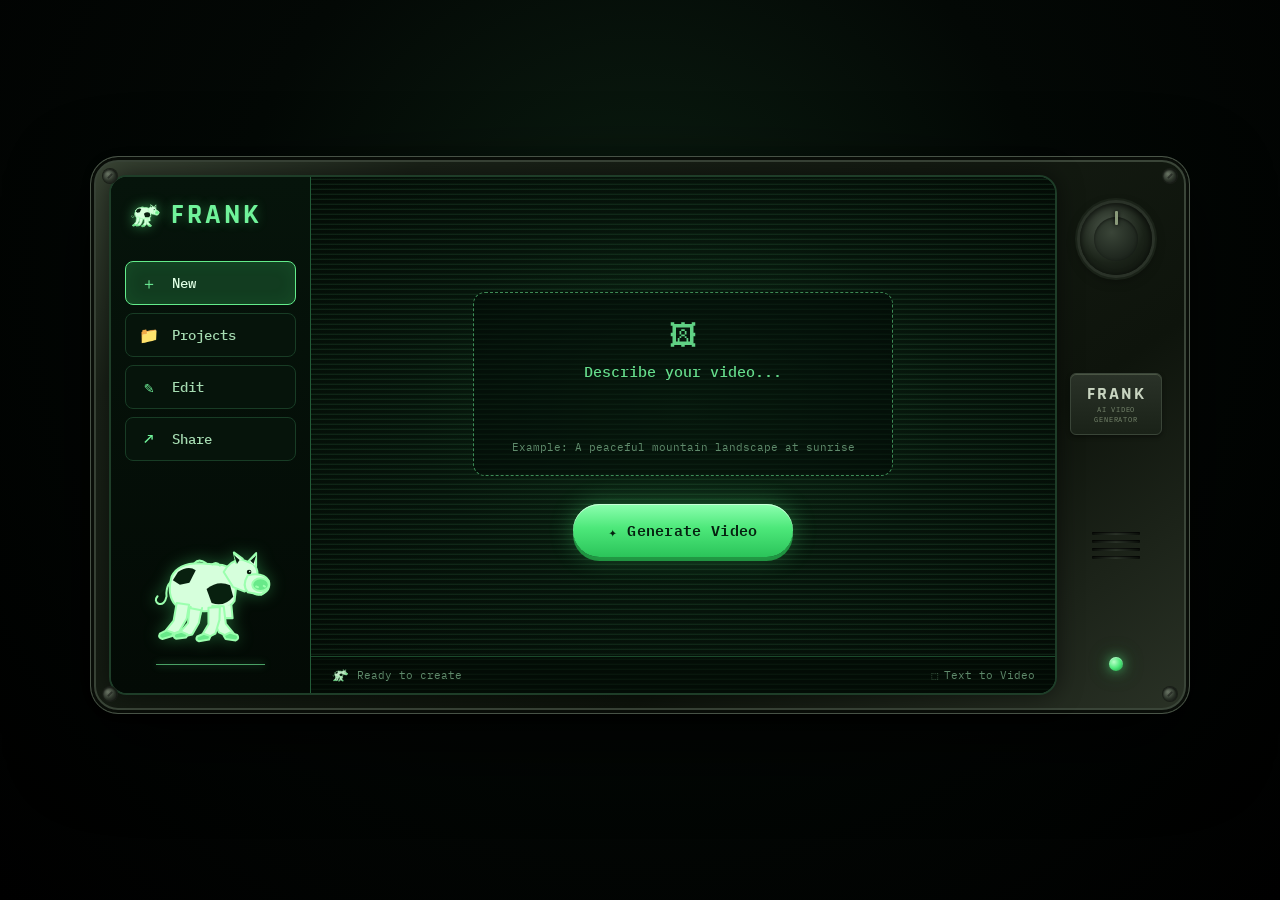
<file: index.html>
<!doctype html>
<html lang="en">
<head>
  <meta charset="utf-8">
  <meta name="viewport" content="width=device-width, initial-scale=1">
  <meta name="theme-color" content="#06140d">
  <title>FRANK — AI Video Generator</title>
  <link rel="stylesheet" href="styles.css">
</head>
<body>
  <div class="stage">
    <main class="device" aria-label="Frank video terminal">
      <span class="screw screw-tl"></span>
      <span class="screw screw-tr"></span>
      <span class="screw screw-bl"></span>
      <span class="screw screw-br"></span>

      <section class="screen">
        <aside class="sidebar">
          <div class="brand">
            <img class="brand-logo" src="assets/cow.svg" alt="">
            <span class="brand-text">FRANK</span>
          </div>
          <nav class="nav" aria-label="Main">
            <button type="button" class="nav-btn active" data-view="new">
              <span class="nav-ico" aria-hidden="true">＋</span>
              <span>New</span>
            </button>
            <button type="button" class="nav-btn" data-view="projects">
              <span class="nav-ico" aria-hidden="true">📁</span>
              <span>Projects</span>
            </button>
            <button type="button" class="nav-btn" data-view="edit">
              <span class="nav-ico" aria-hidden="true">✎</span>
              <span>Edit</span>
            </button>
            <button type="button" class="nav-btn" data-view="share">
              <span class="nav-ico" aria-hidden="true">↗</span>
              <span>Share</span>
            </button>
          </nav>
          <div class="mascot-area">
            <img class="mascot" src="assets/cow.svg" alt="Walking cow mascot">
            <div class="ground"></div>
          </div>
        </aside>

        <section class="workspace">
          <div class="view view-new" id="view-new">
            <div class="prompt-panel">
              <div class="prompt-icon" aria-hidden="true">🖼</div>
              <label class="sr-only" for="prompt">Describe your video</label>
              <textarea id="prompt" class="prompt-input" placeholder="Describe your video..." rows="3"></textarea>
              <p class="prompt-example">Example: A peaceful mountain landscape at sunrise</p>
            </div>
            <button type="button" class="btn-generate" id="generate">
              <span class="spark" aria-hidden="true">✦</span>
              Generate Video
            </button>
          </div>

          <div class="view view-projects hidden" id="view-projects">
            <p class="empty-title">Projects</p>
            <p class="empty-copy">Your saved videos will appear here when the library is connected.</p>
            <button type="button" class="btn-outline" data-go="new">＋ Start a new video</button>
          </div>
          <div class="view view-edit hidden" id="view-edit">
            <p class="empty-title">Edit</p>
            <p class="empty-copy">Choose a generated clip to trim or refine. Editing tools connect here later.</p>
            <button type="button" class="btn-outline" data-go="projects">Open projects</button>
          </div>
          <div class="view view-share hidden" id="view-share">
            <p class="empty-title">Share</p>
            <p class="empty-copy">Generate or open a project first. Export controls appear with a real video file.</p>
            <button type="button" class="btn-outline" data-go="new">Create a video</button>
          </div>

          <footer class="status-bar">
            <span class="status-left">
              <img src="assets/cow.svg" alt="" class="status-cow">
              <span id="status-text">Ready to create</span>
            </span>
            <span class="status-right">
              <span class="status-mode">Text to Video</span>
            </span>
          </footer>
        </section>
      </section>

      <aside class="hardware" aria-hidden="true">
        <div class="dial">
          <div class="dial-inner"></div>
          <div class="dial-mark"></div>
        </div>
        <div class="plate">
          <div class="plate-title">FRANK</div>
          <div class="plate-sub">AI VIDEO GENERATOR</div>
        </div>
        <div class="vents"><i></i><i></i><i></i><i></i></div>
        <div class="power-light"></div>
      </aside>
    </main>
    <p class="notice" id="notice" aria-live="polite"></p>
  </div>
  <script src="app.js"></script>
</body>
</html>
</file>
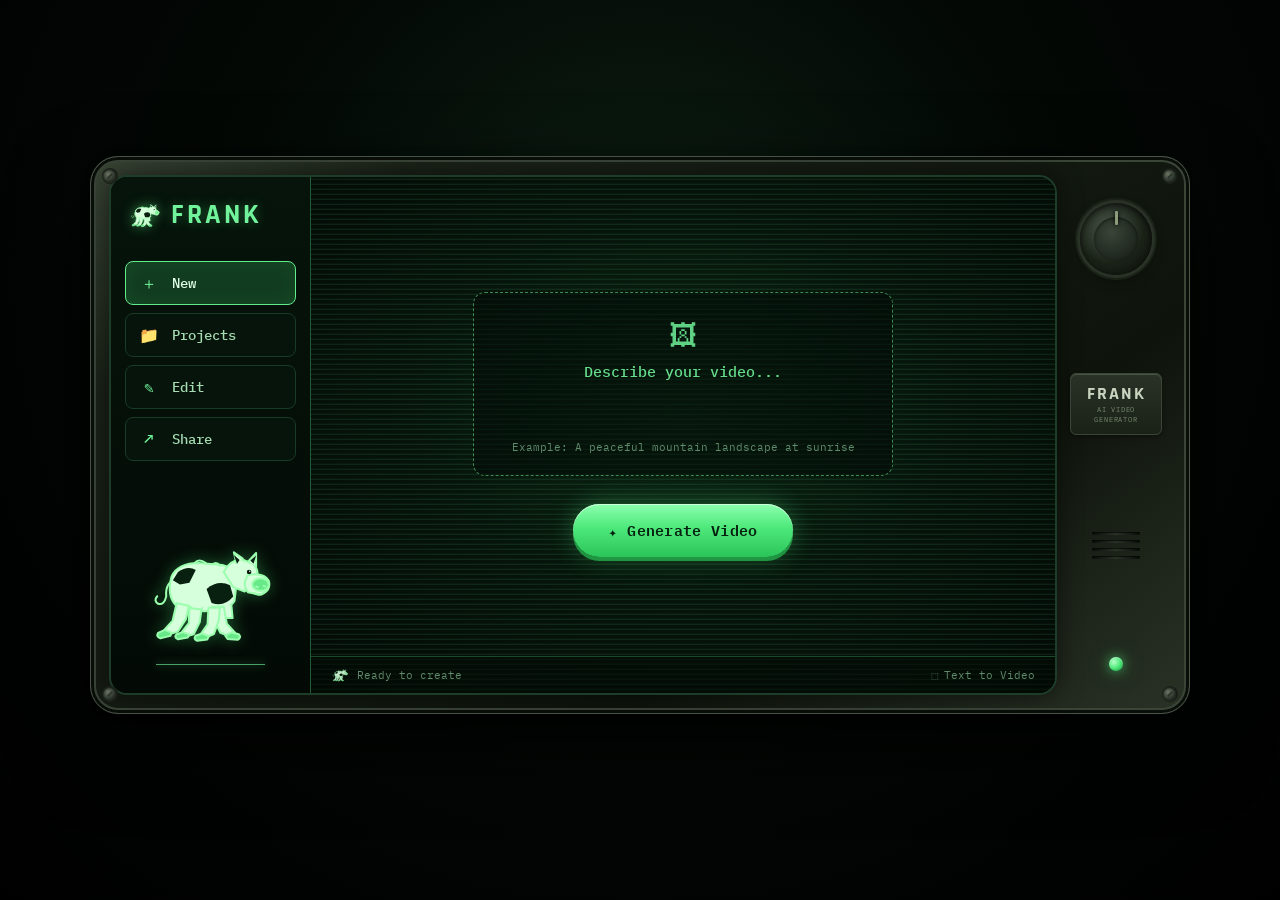
<file: frontend/index.html>
<!doctype html>
<html lang="en">
<head>
  <meta charset="utf-8">
  <meta name="viewport" content="width=device-width, initial-scale=1">
  <meta name="theme-color" content="#06140d">
  <title>FRANK — AI Video Generator</title>
  <link rel="stylesheet" href="styles.css">
</head>
<body>
  <div class="stage">
    <main class="device" aria-label="Frank video terminal">
      <span class="screw screw-tl"></span>
      <span class="screw screw-tr"></span>
      <span class="screw screw-bl"></span>
      <span class="screw screw-br"></span>
      <section class="screen">
        <aside class="sidebar">
          <div class="brand">
            <img class="brand-logo" src="assets/cow.svg" alt="">
            <span class="brand-text">FRANK</span>
          </div>
          <nav class="nav" aria-label="Main">
            <button type="button" class="nav-btn active" data-view="new"><span class="nav-ico">＋</span><span>New</span></button>
            <button type="button" class="nav-btn" data-view="projects"><span class="nav-ico">📁</span><span>Projects</span></button>
            <button type="button" class="nav-btn" data-view="edit"><span class="nav-ico">✎</span><span>Edit</span></button>
            <button type="button" class="nav-btn" data-view="share"><span class="nav-ico">↗</span><span>Share</span></button>
          </nav>
          <div class="mascot-area">
            <img class="mascot" src="assets/cow.svg" alt="Walking cow mascot">
            <div class="ground"></div>
          </div>
        </aside>
        <section class="workspace">
          <div class="view view-new" id="view-new">
            <div class="prompt-panel">
              <div class="prompt-icon">🖼</div>
              <label class="sr-only" for="prompt">Describe your video</label>
              <textarea id="prompt" class="prompt-input" placeholder="Describe your video..." rows="3"></textarea>
              <p class="prompt-example">Example: A peaceful mountain landscape at sunrise</p>
            </div>
            <button type="button" class="btn-generate" id="generate"><span class="spark">✦</span> Generate Video</button>
          </div>
          <div class="view view-projects hidden" id="view-projects">
            <p class="empty-title">Projects</p>
            <p class="empty-copy">Your saved videos will appear here when the library is connected.</p>
            <button type="button" class="btn-outline" data-go="new">＋ Start a new video</button>
          </div>
          <div class="view view-edit hidden" id="view-edit">
            <p class="empty-title">Edit</p>
            <p class="empty-copy">Choose a generated clip to trim or refine.</p>
            <button type="button" class="btn-outline" data-go="projects">Open projects</button>
          </div>
          <div class="view view-share hidden" id="view-share">
            <p class="empty-title">Share</p>
            <p class="empty-copy">Generate or open a project first.</p>
            <button type="button" class="btn-outline" data-go="new">Create a video</button>
          </div>
          <footer class="status-bar">
            <span class="status-left"><img src="assets/cow.svg" alt="" class="status-cow"><span id="status-text">Ready to create</span></span>
            <span class="status-right"><span class="status-mode">Text to Video</span></span>
          </footer>
        </section>
      </section>
      <aside class="hardware" aria-hidden="true">
        <div class="dial"><div class="dial-inner"></div><div class="dial-mark"></div></div>
        <div class="plate"><div class="plate-title">FRANK</div><div class="plate-sub">AI VIDEO GENERATOR</div></div>
        <div class="vents"><i></i><i></i><i></i><i></i></div>
        <div class="power-light"></div>
      </aside>
    </main>
    <p class="notice" id="notice" aria-live="polite"></p>
  </div>
  <script src="app.js"></script>
</body>
</html>
</file>
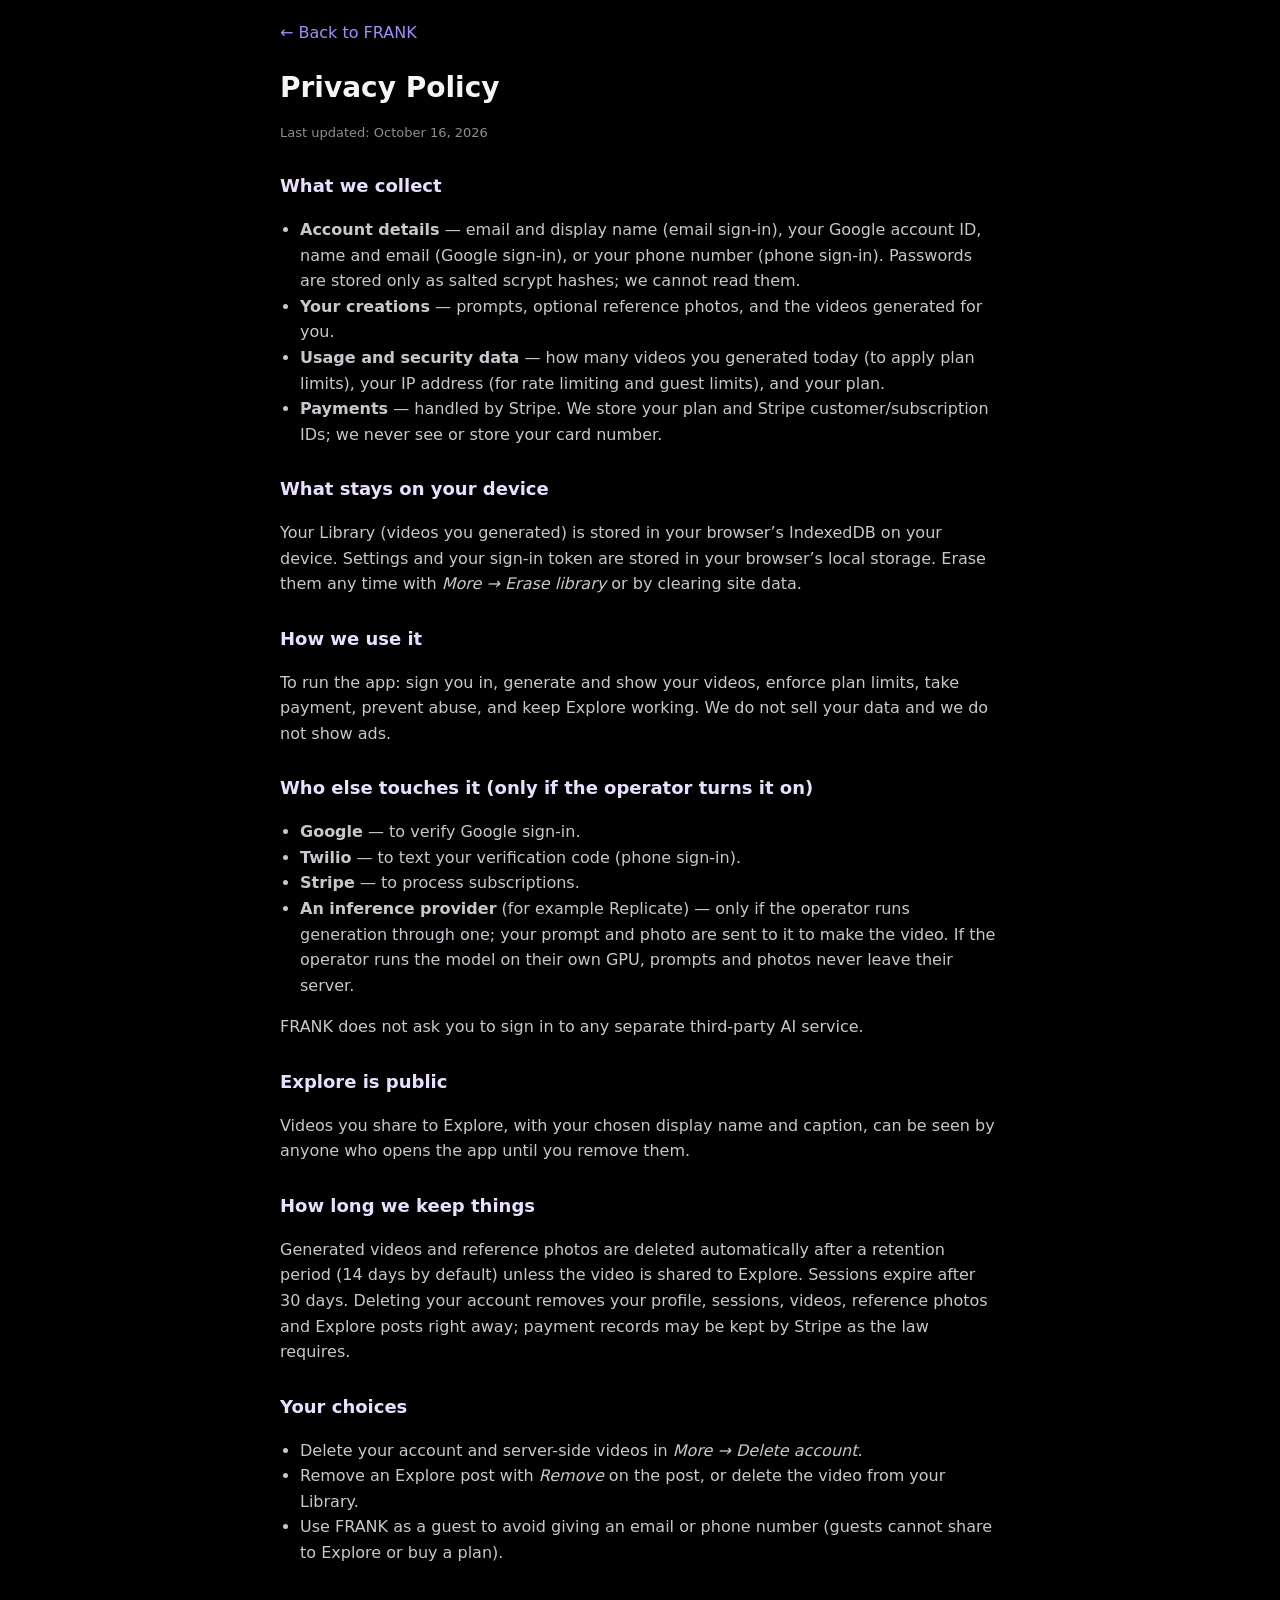
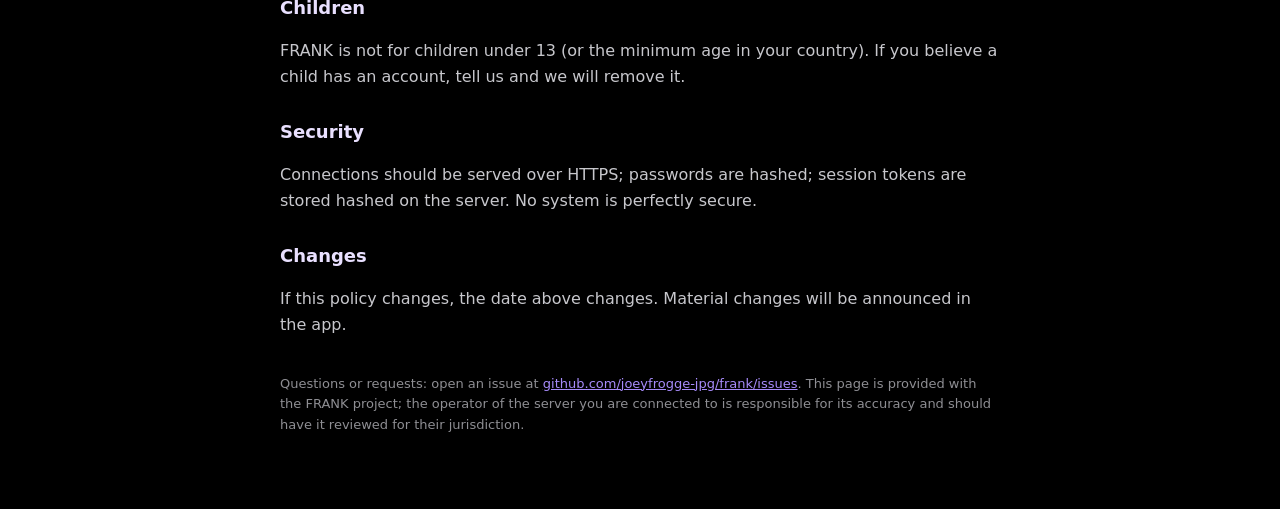
<file: privacy.html>
<!DOCTYPE html>
<html lang="en"><head><meta charset="utf-8">
<meta name="viewport" content="width=device-width, initial-scale=1, viewport-fit=cover">
<meta name="theme-color" content="#000000">
<title>Privacy Policy — FRANK</title>
<link rel="icon" type="image/png" href="icons/icon-192.png">
<style>
:root{color-scheme:dark}
body{margin:0;background:#000;color:#f5f5f7;font:16px/1.6 -apple-system,BlinkMacSystemFont,"Inter",system-ui,sans-serif;padding:max(20px,env(safe-area-inset-top)) 20px 60px}
main{max-width:720px;margin:0 auto}
h1{font-size:28px;margin:12px 0 4px}h2{font-size:18px;margin:28px 0 6px;color:#e9e0ff}
p,li{color:#c7c7cc}a{color:#a78bfa}.m{color:#8e8e93;font-size:13px}
ul{padding-left:20px}.back{display:inline-block;margin-bottom:8px;text-decoration:none}
</style></head><body><main>
<a class="back" href="./index.html">&larr; Back to FRANK</a>
<h1>Privacy Policy</h1><p class="m">Last updated: October 16, 2026</p>

<h2>What we collect</h2>
<ul>
<li><strong>Account details</strong> — email and display name (email sign-in), your Google account ID, name and email (Google sign-in), or your phone number (phone sign-in). Passwords are stored only as salted scrypt hashes; we cannot read them.</li>
<li><strong>Your creations</strong> — prompts, optional reference photos, and the videos generated for you.</li>
<li><strong>Usage and security data</strong> — how many videos you generated today (to apply plan limits), your IP address (for rate limiting and guest limits), and your plan.</li>
<li><strong>Payments</strong> — handled by Stripe. We store your plan and Stripe customer/subscription IDs; we never see or store your card number.</li>
</ul>

<h2>What stays on your device</h2>
<p>Your Library (videos you generated) is stored in your browser&rsquo;s IndexedDB on your device. Settings and your sign-in token are stored in your browser&rsquo;s local storage. Erase them any time with <em>More &rarr; Erase library</em> or by clearing site data.</p>

<h2>How we use it</h2>
<p>To run the app: sign you in, generate and show your videos, enforce plan limits, take payment, prevent abuse, and keep Explore working. We do not sell your data and we do not show ads.</p>

<h2>Who else touches it (only if the operator turns it on)</h2>
<ul>
<li><strong>Google</strong> — to verify Google sign-in.</li>
<li><strong>Twilio</strong> — to text your verification code (phone sign-in).</li>
<li><strong>Stripe</strong> — to process subscriptions.</li>
<li><strong>An inference provider</strong> (for example Replicate) — only if the operator runs generation through one; your prompt and photo are sent to it to make the video. If the operator runs the model on their own GPU, prompts and photos never leave their server.</li>
</ul>
<p>FRANK does not ask you to sign in to any separate third-party AI service.</p>

<h2>Explore is public</h2>
<p>Videos you share to Explore, with your chosen display name and caption, can be seen by anyone who opens the app until you remove them.</p>

<h2>How long we keep things</h2>
<p>Generated videos and reference photos are deleted automatically after a retention period (14 days by default) unless the video is shared to Explore. Sessions expire after 30 days. Deleting your account removes your profile, sessions, videos, reference photos and Explore posts right away; payment records may be kept by Stripe as the law requires.</p>

<h2>Your choices</h2>
<ul>
<li>Delete your account and server-side videos in <em>More &rarr; Delete account</em>.</li>
<li>Remove an Explore post with <em>Remove</em> on the post, or delete the video from your Library.</li>
<li>Use FRANK as a guest to avoid giving an email or phone number (guests cannot share to Explore or buy a plan).</li>
</ul>

<h2>Children</h2>
<p>FRANK is not for children under 13 (or the minimum age in your country). If you believe a child has an account, tell us and we will remove it.</p>

<h2>Security</h2>
<p>Connections should be served over HTTPS; passwords are hashed; session tokens are stored hashed on the server. No system is perfectly secure.</p>

<h2>Changes</h2>
<p>If this policy changes, the date above changes. Material changes will be announced in the app.</p>
<p class="m" style="margin-top:36px">Questions or requests: open an issue at
<a href="https://github.com/joeyfrogge-jpg/frank/issues">github.com/joeyfrogge-jpg/frank/issues</a>.
This page is provided with the FRANK project; the operator of the server you are connected to is
responsible for its accuracy and should have it reviewed for their jurisdiction.</p>
</main></body></html>
</file>
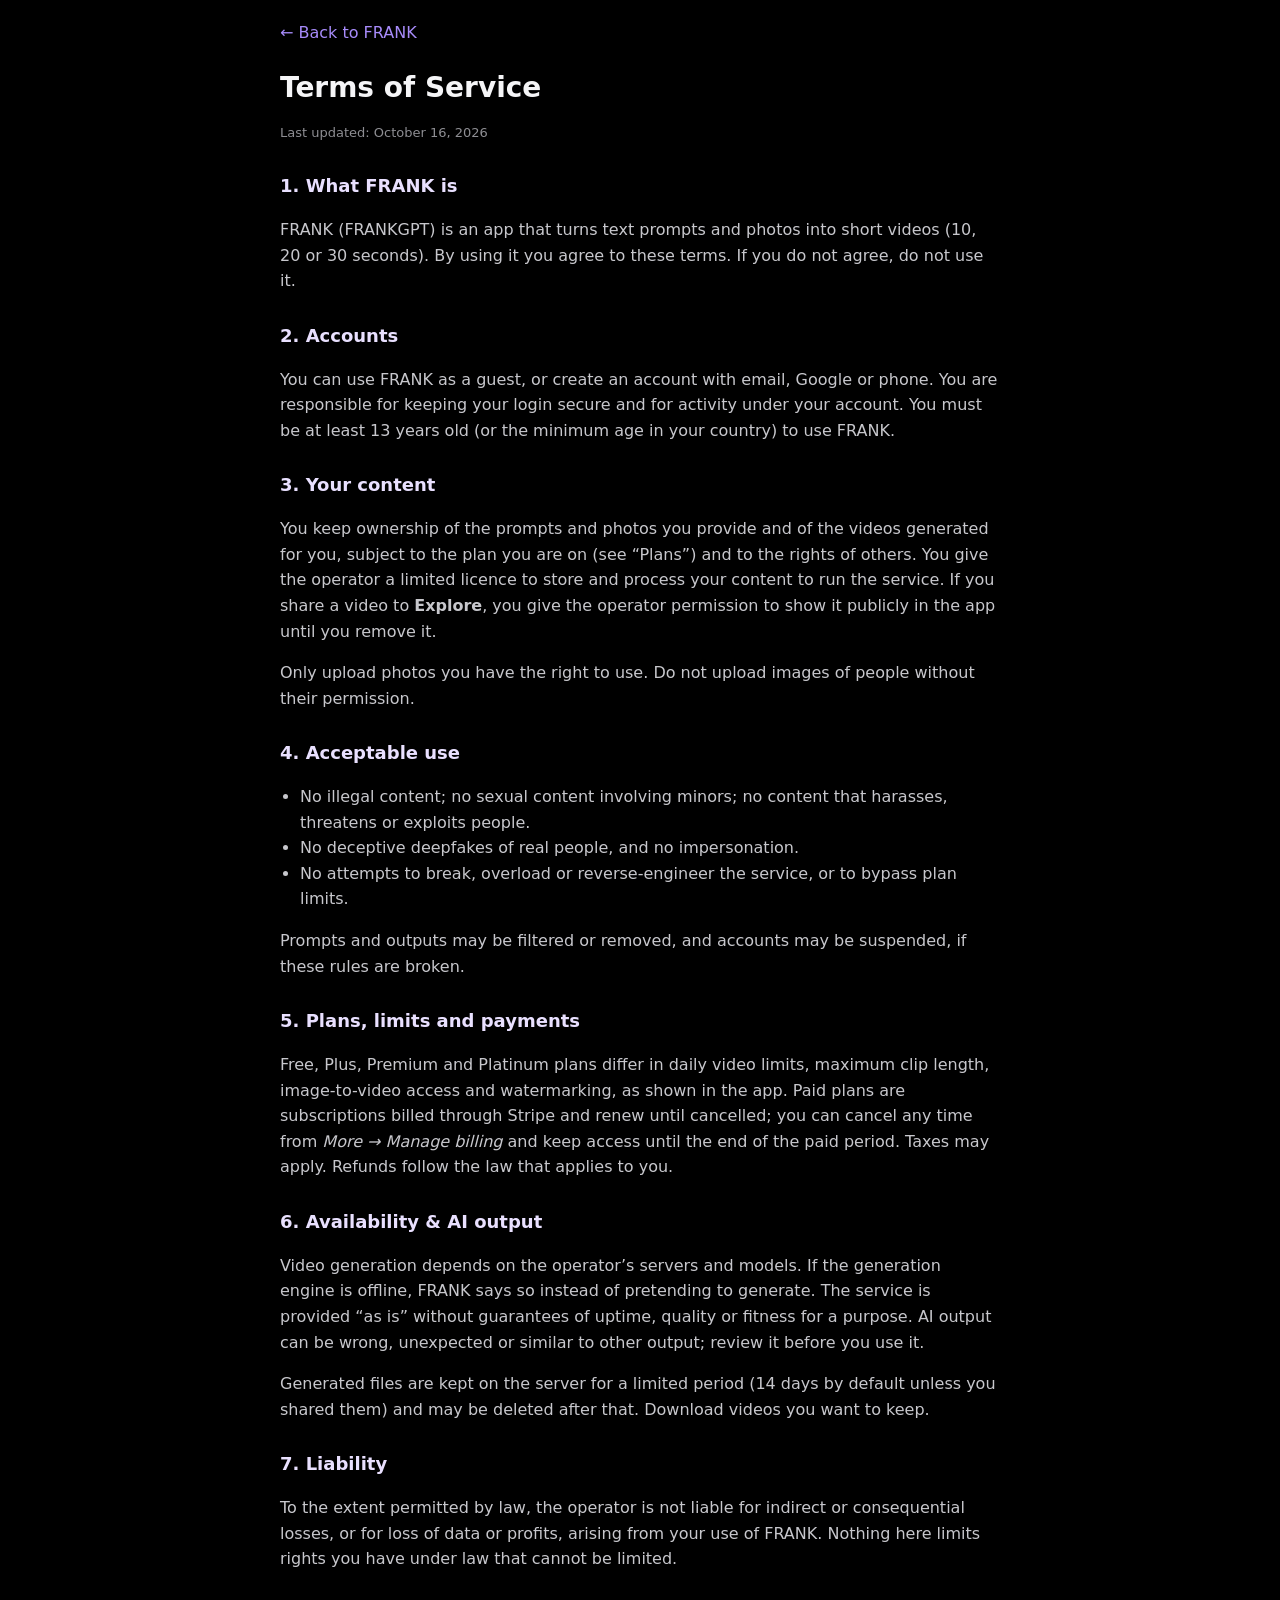
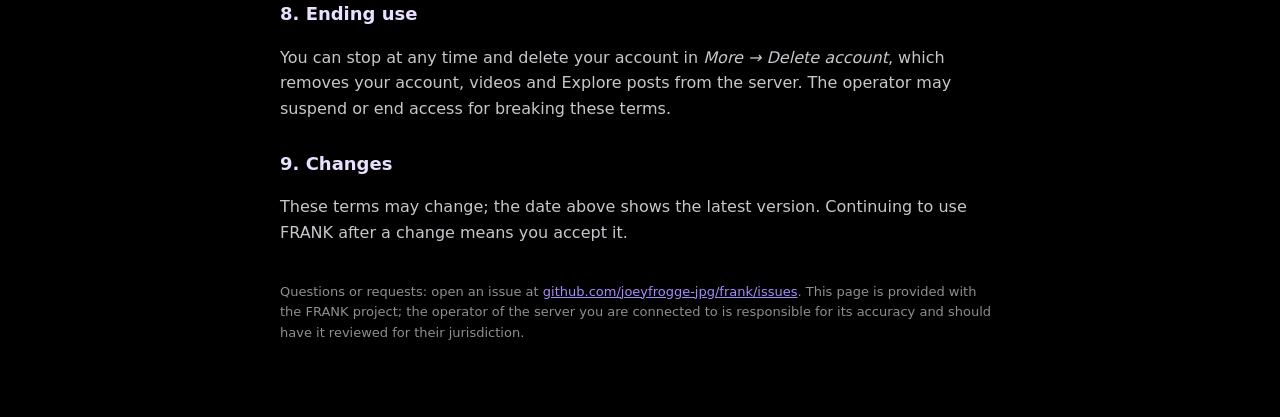
<file: terms.html>
<!DOCTYPE html>
<html lang="en"><head><meta charset="utf-8">
<meta name="viewport" content="width=device-width, initial-scale=1, viewport-fit=cover">
<meta name="theme-color" content="#000000">
<title>Terms of Service — FRANK</title>
<link rel="icon" type="image/png" href="icons/icon-192.png">
<style>
:root{color-scheme:dark}
body{margin:0;background:#000;color:#f5f5f7;font:16px/1.6 -apple-system,BlinkMacSystemFont,"Inter",system-ui,sans-serif;padding:max(20px,env(safe-area-inset-top)) 20px 60px}
main{max-width:720px;margin:0 auto}
h1{font-size:28px;margin:12px 0 4px}h2{font-size:18px;margin:28px 0 6px;color:#e9e0ff}
p,li{color:#c7c7cc}a{color:#a78bfa}.m{color:#8e8e93;font-size:13px}
ul{padding-left:20px}.back{display:inline-block;margin-bottom:8px;text-decoration:none}
</style></head><body><main>
<a class="back" href="./index.html">&larr; Back to FRANK</a>
<h1>Terms of Service</h1><p class="m">Last updated: October 16, 2026</p>

<h2>1. What FRANK is</h2>
<p>FRANK (FRANKGPT) is an app that turns text prompts and photos into short videos (10, 20 or 30 seconds). By using it you agree to these terms. If you do not agree, do not use it.</p>

<h2>2. Accounts</h2>
<p>You can use FRANK as a guest, or create an account with email, Google or phone. You are responsible for keeping your login secure and for activity under your account. You must be at least 13 years old (or the minimum age in your country) to use FRANK.</p>

<h2>3. Your content</h2>
<p>You keep ownership of the prompts and photos you provide and of the videos generated for you, subject to the plan you are on (see &ldquo;Plans&rdquo;) and to the rights of others. You give the operator a limited licence to store and process your content to run the service. If you share a video to <strong>Explore</strong>, you give the operator permission to show it publicly in the app until you remove it.</p>
<p>Only upload photos you have the right to use. Do not upload images of people without their permission.</p>

<h2>4. Acceptable use</h2>
<ul>
<li>No illegal content; no sexual content involving minors; no content that harasses, threatens or exploits people.</li>
<li>No deceptive deepfakes of real people, and no impersonation.</li>
<li>No attempts to break, overload or reverse-engineer the service, or to bypass plan limits.</li>
</ul>
<p>Prompts and outputs may be filtered or removed, and accounts may be suspended, if these rules are broken.</p>

<h2>5. Plans, limits and payments</h2>
<p>Free, Plus, Premium and Platinum plans differ in daily video limits, maximum clip length, image-to-video access and watermarking, as shown in the app. Paid plans are subscriptions billed through Stripe and renew until cancelled; you can cancel any time from <em>More &rarr; Manage billing</em> and keep access until the end of the paid period. Taxes may apply. Refunds follow the law that applies to you.</p>

<h2>6. Availability &amp; AI output</h2>
<p>Video generation depends on the operator&rsquo;s servers and models. If the generation engine is offline, FRANK says so instead of pretending to generate. The service is provided &ldquo;as is&rdquo; without guarantees of uptime, quality or fitness for a purpose. AI output can be wrong, unexpected or similar to other output; review it before you use it.</p>
<p>Generated files are kept on the server for a limited period (14 days by default unless you shared them) and may be deleted after that. Download videos you want to keep.</p>

<h2>7. Liability</h2>
<p>To the extent permitted by law, the operator is not liable for indirect or consequential losses, or for loss of data or profits, arising from your use of FRANK. Nothing here limits rights you have under law that cannot be limited.</p>

<h2>8. Ending use</h2>
<p>You can stop at any time and delete your account in <em>More &rarr; Delete account</em>, which removes your account, videos and Explore posts from the server. The operator may suspend or end access for breaking these terms.</p>

<h2>9. Changes</h2>
<p>These terms may change; the date above shows the latest version. Continuing to use FRANK after a change means you accept it.</p>
<p class="m" style="margin-top:36px">Questions or requests: open an issue at
<a href="https://github.com/joeyfrogge-jpg/frank/issues">github.com/joeyfrogge-jpg/frank/issues</a>.
This page is provided with the FRANK project; the operator of the server you are connected to is
responsible for its accuracy and should have it reviewed for their jurisdiction.</p>
</main></body></html>
</file>
<file: styles.css>
@import url('https://fonts.googleapis.com/css2?family=IBM+Plex+Mono:wght@400;500;600&family=Rajdhani:wght@500;600;700&display=swap');

:root {
  --bg: #010302;
  --green: #70f39a;
  --green-bright: #9dffb8;
  --green-dim: #3d8a55;
  --panel: #020a05;
  --line: #235b38;
  --line-bright: #3a8a55;
  --ink: #d8ffe0;
  --muted: #5f8a6b;
}

* { box-sizing: border-box; }
html, body { margin: 0; min-height: 100%; background: #000; color: var(--ink); font-family: 'IBM Plex Mono', ui-monospace, monospace; }
body {
  min-height: 100vh;
  display: flex;
  align-items: center;
  justify-content: center;
  padding: 24px 16px;
  background: radial-gradient(ellipse at 50% 30%, #0c1f12 0%, #030805 45%, #000 100%);
}
.sr-only { position: absolute; width: 1px; height: 1px; padding: 0; margin: -1px; overflow: hidden; clip: rect(0,0,0,0); border: 0; }
.stage { width: min(1100px, 100%); display: flex; flex-direction: column; align-items: center; gap: 12px; }

.device {
  position: relative;
  width: 100%;
  display: grid;
  grid-template-columns: 1fr 118px;
  gap: 0;
  padding: 18px 14px 18px 18px;
  border-radius: 28px;
  background: linear-gradient(145deg, #3a4535 0%, #1a2218 18%, #0e140c 70%, #2a3226 100%);
  box-shadow: 0 30px 80px #000c, inset 0 0 0 3px #0a0e09, inset 0 0 0 5px #3a4538, inset 0 1px 0 #5a6655;
  border: 1px solid #4a5548;
}

.screw {
  position: absolute; width: 14px; height: 14px; border-radius: 50%;
  background: radial-gradient(circle at 35% 35%, #6a7565, #2a3228 55%, #111);
  box-shadow: inset 0 1px 2px #000a, 0 0 0 1px #1a1f18; z-index: 5;
}
.screw::after {
  content: ""; position: absolute; inset: 4px; border-radius: 50%;
  background: linear-gradient(135deg, transparent 40%, #0006 42%, #0006 58%, transparent 60%);
}
.screw-tl { top: 12px; left: 12px; }
.screw-tr { top: 12px; right: 12px; }
.screw-bl { bottom: 12px; left: 12px; }
.screw-br { bottom: 12px; right: 12px; }

.screen {
  display: grid;
  grid-template-columns: 200px minmax(0, 1fr);
  min-height: 520px;
  border-radius: 18px;
  overflow: hidden;
  border: 2px solid #1e3d28;
  background: #010805;
  box-shadow: inset 0 0 40px #0a3a1822, 0 0 24px #0008;
}

.sidebar {
  display: flex; flex-direction: column;
  padding: 20px 14px 16px;
  background: linear-gradient(180deg, #06140b 0%, #030a05 100%);
  border-right: 1px solid var(--line);
}
.brand { display: flex; align-items: center; gap: 8px; margin-bottom: 28px; padding-left: 2px; }
.brand-logo { width: 36px; height: 30px; object-fit: contain; filter: drop-shadow(0 0 6px #52f27d88); }
.brand-text {
  font-family: Rajdhani, sans-serif; font-weight: 700; font-size: 28px; letter-spacing: 3px;
  color: var(--green); text-shadow: 0 0 12px #52f27d55;
}
.nav { display: flex; flex-direction: column; gap: 8px; }
.nav-btn {
  display: flex; align-items: center; gap: 12px; width: 100%;
  padding: 12px 12px; border: 1px solid #183c25; border-radius: 8px;
  background: #06140b; color: #a6dcb2; font: 500 14px 'IBM Plex Mono', monospace;
  cursor: pointer; text-align: left; transition: 0.15s;
}
.nav-btn:hover, .nav-btn.active {
  background: #123c20; border-color: #63ec8b; color: #e0ffe5;
  box-shadow: inset 0 0 18px #3cff6c15;
}
.nav-ico { width: 22px; text-align: center; color: var(--green); font-size: 16px; line-height: 1; }

.mascot-area {
  margin-top: auto; height: 150px; position: relative;
  display: flex; align-items: flex-end; justify-content: center;
  overflow: hidden; padding-bottom: 18px;
}
.mascot {
  width: 140px; height: 130px; object-fit: contain;
  filter: drop-shadow(0 0 8px #4ce87855);
  animation: cow-bob 0.42s ease-in-out infinite alternate;
}
.ground {
  position: absolute; bottom: 12px; left: 18%; width: 64%; height: 1px;
  background: var(--green); opacity: 0.65; box-shadow: 0 0 8px var(--green);
}
@keyframes cow-bob {
  from { transform: translateY(0); }
  to { transform: translateY(-4px); }
}
@media (prefers-reduced-motion: reduce) { .mascot { animation: none; } }

.workspace {
  position: relative; display: flex; flex-direction: column; min-width: 0;
  background: radial-gradient(ellipse at 50% 45%, #0b2614 0%, #06140b 50%, #030a05 100%);
}
.workspace::after {
  content: ""; position: absolute; inset: 0; pointer-events: none; opacity: 0.09; z-index: 0;
  background: repeating-linear-gradient(0deg, transparent 0 3px, #72ff9b 3.5px, transparent 5px);
}
.view {
  position: relative; z-index: 1; flex: 1;
  display: flex; flex-direction: column; align-items: center; justify-content: center;
  padding: 40px 48px 24px; gap: 28px;
}
.view.hidden { display: none; }

.prompt-panel {
  width: min(420px, 100%);
  border: 1.5px dashed var(--green-dim);
  border-radius: 12px;
  padding: 28px 24px 20px;
  display: flex; flex-direction: column; align-items: center; gap: 10px;
  background: #020b0688;
}
.prompt-icon { font-size: 28px; line-height: 1; opacity: 0.85; color: var(--green); }
.prompt-input {
  width: 100%; border: none; background: transparent; color: var(--ink);
  font: 500 15px/1.5 'IBM Plex Mono', monospace; text-align: center;
  resize: none; outline: none; min-height: 48px;
}
.prompt-input::placeholder { color: var(--green); opacity: 0.9; }
.prompt-example { margin: 0; font-size: 11px; color: var(--muted); text-align: center; line-height: 1.4; }

.btn-generate {
  display: inline-flex; align-items: center; justify-content: center; gap: 10px;
  padding: 14px 36px; border: none; border-radius: 999px;
  background: linear-gradient(180deg, #8dffb0 0%, #4de87a 45%, #2bc45a 100%);
  color: #062010; font: 600 15px 'IBM Plex Mono', monospace; letter-spacing: 0.3px;
  cursor: pointer;
  box-shadow: 0 0 24px #4de87a55, 0 4px 0 #1a8a3a, inset 0 1px 0 #c8ffd8;
  transition: transform 0.1s, box-shadow 0.15s;
}
.btn-generate:hover {
  transform: translateY(-1px);
  box-shadow: 0 0 32px #4de87a77, 0 5px 0 #1a8a3a, inset 0 1px 0 #c8ffd8;
}
.btn-generate:active {
  transform: translateY(2px);
  box-shadow: 0 0 16px #4de87a44, 0 1px 0 #1a8a3a, inset 0 1px 0 #c8ffd8;
}
.btn-generate .spark { font-size: 14px; }

.btn-outline {
  margin-top: 8px; padding: 10px 18px; border: 1px solid var(--line-bright);
  border-radius: 8px; background: transparent; color: var(--green);
  font: 500 13px 'IBM Plex Mono', monospace; cursor: pointer;
}
.btn-outline:hover { background: #123c2088; border-color: var(--green); }
.empty-title { font-family: Rajdhani, sans-serif; font-size: 32px; font-weight: 600; color: var(--green); margin: 0 0 8px; }
.empty-copy { margin: 0 0 16px; max-width: 360px; text-align: center; font-size: 12px; line-height: 1.7; color: var(--muted); }

.status-bar {
  position: relative; z-index: 1;
  display: flex; align-items: center; justify-content: space-between;
  padding: 10px 20px; border-top: 1px solid #1b492b;
  font-size: 11px; color: var(--muted); background: #020a0588;
}
.status-left { display: flex; align-items: center; gap: 8px; }
.status-cow { width: 18px; height: 16px; object-fit: contain; opacity: 0.9; }
.status-right { display: flex; align-items: center; gap: 6px; }
.status-mode::before { content: "⬚"; margin-right: 6px; opacity: 0.7; }

.hardware {
  display: flex; flex-direction: column; align-items: center;
  justify-content: space-between; padding: 28px 8px 24px; gap: 16px;
}
.dial {
  position: relative; width: 72px; height: 72px; border-radius: 50%;
  background: radial-gradient(circle at 40% 35%, #4a5548, #1a2218 55%, #0a0e09);
  box-shadow: inset 0 2px 6px #000a, 0 0 0 3px #2a3228, 0 0 0 5px #1a2218, 0 4px 12px #0008;
}
.dial-inner {
  position: absolute; inset: 14px; border-radius: 50%;
  background: radial-gradient(circle at 40% 35%, #3a4538, #121812);
  box-shadow: inset 0 1px 3px #0008;
}
.dial-mark {
  position: absolute; top: 8px; left: 50%; width: 3px; height: 14px; margin-left: -1.5px;
  background: #8a9a7a; border-radius: 1px; box-shadow: 0 0 4px #000;
}
.plate {
  text-align: center; padding: 10px 6px; border: 1px solid #3a4538; border-radius: 6px;
  background: linear-gradient(180deg, #2a3228, #1a2218);
  box-shadow: inset 0 1px 0 #4a5544, 0 2px 4px #0006; width: 92px;
}
.plate-title { font-family: Rajdhani, sans-serif; font-weight: 700; font-size: 18px; letter-spacing: 2px; color: #c8d4c0; line-height: 1.1; }
.plate-sub { font-size: 7px; letter-spacing: 0.8px; color: #7a8a70; margin-top: 2px; line-height: 1.3; }
.vents { display: flex; flex-direction: column; gap: 5px; width: 48px; }
.vents i {
  display: block; height: 3px; border-radius: 1px;
  background: linear-gradient(90deg, #0a0e09, #2a3228, #0a0e09);
  box-shadow: inset 0 1px 1px #000a;
}
.power-light {
  width: 14px; height: 14px; border-radius: 50%;
  background: radial-gradient(circle at 35% 35%, #b8ffc8, #4de87a 50%, #1a8a3a);
  box-shadow: 0 0 12px #4de87aaa, 0 0 24px #4de87a44, inset 0 1px 1px #fff6;
}
.notice { min-height: 18px; margin: 0; font-size: 11px; color: var(--muted); text-align: center; }

@media (max-width: 820px) {
  .device { grid-template-columns: 1fr; padding: 14px; }
  .hardware { display: none; }
  .screen { grid-template-columns: 1fr; min-height: auto; }
  .sidebar { border-right: none; border-bottom: 1px solid var(--line); padding-bottom: 12px; }
  .mascot-area { display: none; }
  .nav { flex-direction: row; flex-wrap: wrap; }
  .nav-btn { flex: 1 1 auto; min-width: 70px; justify-content: center; padding: 10px 8px; font-size: 12px; }
  .view { padding: 28px 20px 20px; }
}
</file>
<file: frontend/styles.css>
@import url('https://fonts.googleapis.com/css2?family=IBM+Plex+Mono:wght@400;500;600&family=Rajdhani:wght@500;600;700&display=swap');

:root {
  --bg: #010302;
  --green: #70f39a;
  --green-bright: #9dffb8;
  --green-dim: #3d8a55;
  --panel: #020a05;
  --line: #235b38;
  --line-bright: #3a8a55;
  --ink: #d8ffe0;
  --muted: #5f8a6b;
}

* { box-sizing: border-box; }
html, body { margin: 0; min-height: 100%; background: #000; color: var(--ink); font-family: 'IBM Plex Mono', ui-monospace, monospace; }
body {
  min-height: 100vh;
  display: flex;
  align-items: center;
  justify-content: center;
  padding: 24px 16px;
  background: radial-gradient(ellipse at 50% 30%, #0c1f12 0%, #030805 45%, #000 100%);
}
.sr-only { position: absolute; width: 1px; height: 1px; padding: 0; margin: -1px; overflow: hidden; clip: rect(0,0,0,0); border: 0; }
.stage { width: min(1100px, 100%); display: flex; flex-direction: column; align-items: center; gap: 12px; }

.device {
  position: relative;
  width: 100%;
  display: grid;
  grid-template-columns: 1fr 118px;
  gap: 0;
  padding: 18px 14px 18px 18px;
  border-radius: 28px;
  background: linear-gradient(145deg, #3a4535 0%, #1a2218 18%, #0e140c 70%, #2a3226 100%);
  box-shadow: 0 30px 80px #000c, inset 0 0 0 3px #0a0e09, inset 0 0 0 5px #3a4538, inset 0 1px 0 #5a6655;
  border: 1px solid #4a5548;
}

.screw {
  position: absolute; width: 14px; height: 14px; border-radius: 50%;
  background: radial-gradient(circle at 35% 35%, #6a7565, #2a3228 55%, #111);
  box-shadow: inset 0 1px 2px #000a, 0 0 0 1px #1a1f18; z-index: 5;
}
.screw::after {
  content: ""; position: absolute; inset: 4px; border-radius: 50%;
  background: linear-gradient(135deg, transparent 40%, #0006 42%, #0006 58%, transparent 60%);
}
.screw-tl { top: 12px; left: 12px; }
.screw-tr { top: 12px; right: 12px; }
.screw-bl { bottom: 12px; left: 12px; }
.screw-br { bottom: 12px; right: 12px; }

.screen {
  display: grid;
  grid-template-columns: 200px minmax(0, 1fr);
  min-height: 520px;
  border-radius: 18px;
  overflow: hidden;
  border: 2px solid #1e3d28;
  background: #010805;
  box-shadow: inset 0 0 40px #0a3a1822, 0 0 24px #0008;
}

.sidebar {
  display: flex; flex-direction: column;
  padding: 20px 14px 16px;
  background: linear-gradient(180deg, #06140b 0%, #030a05 100%);
  border-right: 1px solid var(--line);
}
.brand { display: flex; align-items: center; gap: 8px; margin-bottom: 28px; padding-left: 2px; }
.brand-logo { width: 36px; height: 30px; object-fit: contain; filter: drop-shadow(0 0 6px #52f27d88); }
.brand-text {
  font-family: Rajdhani, sans-serif; font-weight: 700; font-size: 28px; letter-spacing: 3px;
  color: var(--green); text-shadow: 0 0 12px #52f27d55;
}
.nav { display: flex; flex-direction: column; gap: 8px; }
.nav-btn {
  display: flex; align-items: center; gap: 12px; width: 100%;
  padding: 12px 12px; border: 1px solid #183c25; border-radius: 8px;
  background: #06140b; color: #a6dcb2; font: 500 14px 'IBM Plex Mono', monospace;
  cursor: pointer; text-align: left; transition: 0.15s;
}
.nav-btn:hover, .nav-btn.active {
  background: #123c20; border-color: #63ec8b; color: #e0ffe5;
  box-shadow: inset 0 0 18px #3cff6c15;
}
.nav-ico { width: 22px; text-align: center; color: var(--green); font-size: 16px; line-height: 1; }

.mascot-area {
  margin-top: auto; height: 150px; position: relative;
  display: flex; align-items: flex-end; justify-content: center;
  overflow: hidden; padding-bottom: 18px;
}
.mascot {
  width: 140px; height: 130px; object-fit: contain;
  filter: drop-shadow(0 0 8px #4ce87855);
  animation: cow-bob 0.42s ease-in-out infinite alternate;
}
.ground {
  position: absolute; bottom: 12px; left: 18%; width: 64%; height: 1px;
  background: var(--green); opacity: 0.65; box-shadow: 0 0 8px var(--green);
}
@keyframes cow-bob {
  from { transform: translateY(0); }
  to { transform: translateY(-4px); }
}
@media (prefers-reduced-motion: reduce) { .mascot { animation: none; } }

.workspace {
  position: relative; display: flex; flex-direction: column; min-width: 0;
  background: radial-gradient(ellipse at 50% 45%, #0b2614 0%, #06140b 50%, #030a05 100%);
}
.workspace::after {
  content: ""; position: absolute; inset: 0; pointer-events: none; opacity: 0.09; z-index: 0;
  background: repeating-linear-gradient(0deg, transparent 0 3px, #72ff9b 3.5px, transparent 5px);
}
.view {
  position: relative; z-index: 1; flex: 1;
  display: flex; flex-direction: column; align-items: center; justify-content: center;
  padding: 40px 48px 24px; gap: 28px;
}
.view.hidden { display: none; }

.prompt-panel {
  width: min(420px, 100%);
  border: 1.5px dashed var(--green-dim);
  border-radius: 12px;
  padding: 28px 24px 20px;
  display: flex; flex-direction: column; align-items: center; gap: 10px;
  background: #020b0688;
}
.prompt-icon { font-size: 28px; line-height: 1; opacity: 0.85; color: var(--green); }
.prompt-input {
  width: 100%; border: none; background: transparent; color: var(--ink);
  font: 500 15px/1.5 'IBM Plex Mono', monospace; text-align: center;
  resize: none; outline: none; min-height: 48px;
}
.prompt-input::placeholder { color: var(--green); opacity: 0.9; }
.prompt-example { margin: 0; font-size: 11px; color: var(--muted); text-align: center; line-height: 1.4; }

.btn-generate {
  display: inline-flex; align-items: center; justify-content: center; gap: 10px;
  padding: 14px 36px; border: none; border-radius: 999px;
  background: linear-gradient(180deg, #8dffb0 0%, #4de87a 45%, #2bc45a 100%);
  color: #062010; font: 600 15px 'IBM Plex Mono', monospace; letter-spacing: 0.3px;
  cursor: pointer;
  box-shadow: 0 0 24px #4de87a55, 0 4px 0 #1a8a3a, inset 0 1px 0 #c8ffd8;
  transition: transform 0.1s, box-shadow 0.15s;
}
.btn-generate:hover {
  transform: translateY(-1px);
  box-shadow: 0 0 32px #4de87a77, 0 5px 0 #1a8a3a, inset 0 1px 0 #c8ffd8;
}
.btn-generate:active {
  transform: translateY(2px);
  box-shadow: 0 0 16px #4de87a44, 0 1px 0 #1a8a3a, inset 0 1px 0 #c8ffd8;
}
.btn-generate .spark { font-size: 14px; }

.btn-outline {
  margin-top: 8px; padding: 10px 18px; border: 1px solid var(--line-bright);
  border-radius: 8px; background: transparent; color: var(--green);
  font: 500 13px 'IBM Plex Mono', monospace; cursor: pointer;
}
.btn-outline:hover { background: #123c2088; border-color: var(--green); }
.empty-title { font-family: Rajdhani, sans-serif; font-size: 32px; font-weight: 600; color: var(--green); margin: 0 0 8px; }
.empty-copy { margin: 0 0 16px; max-width: 360px; text-align: center; font-size: 12px; line-height: 1.7; color: var(--muted); }

.status-bar {
  position: relative; z-index: 1;
  display: flex; align-items: center; justify-content: space-between;
  padding: 10px 20px; border-top: 1px solid #1b492b;
  font-size: 11px; color: var(--muted); background: #020a0588;
}
.status-left { display: flex; align-items: center; gap: 8px; }
.status-cow { width: 18px; height: 16px; object-fit: contain; opacity: 0.9; }
.status-right { display: flex; align-items: center; gap: 6px; }
.status-mode::before { content: "⬚"; margin-right: 6px; opacity: 0.7; }

.hardware {
  display: flex; flex-direction: column; align-items: center;
  justify-content: space-between; padding: 28px 8px 24px; gap: 16px;
}
.dial {
  position: relative; width: 72px; height: 72px; border-radius: 50%;
  background: radial-gradient(circle at 40% 35%, #4a5548, #1a2218 55%, #0a0e09);
  box-shadow: inset 0 2px 6px #000a, 0 0 0 3px #2a3228, 0 0 0 5px #1a2218, 0 4px 12px #0008;
}
.dial-inner {
  position: absolute; inset: 14px; border-radius: 50%;
  background: radial-gradient(circle at 40% 35%, #3a4538, #121812);
  box-shadow: inset 0 1px 3px #0008;
}
.dial-mark {
  position: absolute; top: 8px; left: 50%; width: 3px; height: 14px; margin-left: -1.5px;
  background: #8a9a7a; border-radius: 1px; box-shadow: 0 0 4px #000;
}
.plate {
  text-align: center; padding: 10px 6px; border: 1px solid #3a4538; border-radius: 6px;
  background: linear-gradient(180deg, #2a3228, #1a2218);
  box-shadow: inset 0 1px 0 #4a5544, 0 2px 4px #0006; width: 92px;
}
.plate-title { font-family: Rajdhani, sans-serif; font-weight: 700; font-size: 18px; letter-spacing: 2px; color: #c8d4c0; line-height: 1.1; }
.plate-sub { font-size: 7px; letter-spacing: 0.8px; color: #7a8a70; margin-top: 2px; line-height: 1.3; }
.vents { display: flex; flex-direction: column; gap: 5px; width: 48px; }
.vents i {
  display: block; height: 3px; border-radius: 1px;
  background: linear-gradient(90deg, #0a0e09, #2a3228, #0a0e09);
  box-shadow: inset 0 1px 1px #000a;
}
.power-light {
  width: 14px; height: 14px; border-radius: 50%;
  background: radial-gradient(circle at 35% 35%, #b8ffc8, #4de87a 50%, #1a8a3a);
  box-shadow: 0 0 12px #4de87aaa, 0 0 24px #4de87a44, inset 0 1px 1px #fff6;
}
.notice { min-height: 18px; margin: 0; font-size: 11px; color: var(--muted); text-align: center; }

@media (max-width: 820px) {
  .device { grid-template-columns: 1fr; padding: 14px; }
  .hardware { display: none; }
  .screen { grid-template-columns: 1fr; min-height: auto; }
  .sidebar { border-right: none; border-bottom: 1px solid var(--line); padding-bottom: 12px; }
  .mascot-area { display: none; }
  .nav { flex-direction: row; flex-wrap: wrap; }
  .nav-btn { flex: 1 1 auto; min-width: 70px; justify-content: center; padding: 10px 8px; font-size: 12px; }
  .view { padding: 28px 20px 20px; }
}
</file>
